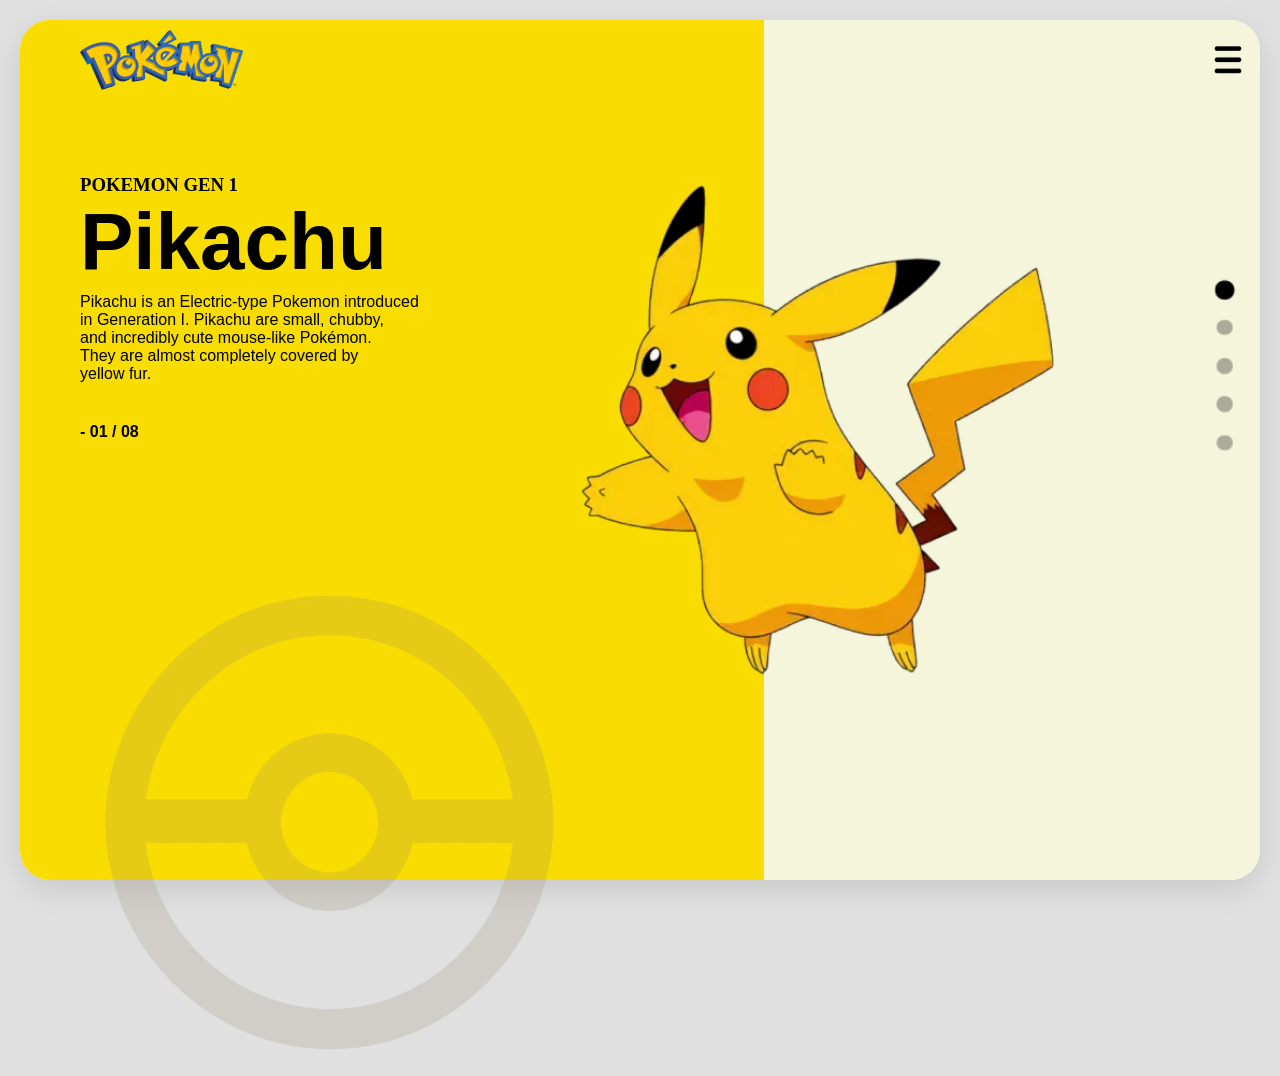
<file: assignment1/index.html>
<!doctype html>
<html lang="en">
  <head>
    <meta charset="UTF-8" />
    <meta name="viewport" content="width=device-width, initial-scale=1.0" />
    <title>pokemon Assignment1</title>
    <link rel="shortcut icon" href="./Pickachu.png" type="image/x-icon">
    <link rel="stylesheet" href="style.css" />
  </head>
  <body>
    <main>
      <div id="left">
        <img src="./pokemon_logo.png" alt="" />

        <h3>POKEMON GEN 1</h3>
        <h1>Pikachu</h1>
        <p>
          Pikachu is an Electric-type Pokemon introduced <br />
          in Generation I. Pikachu are small, chubby, <br />
          and incredibly cute mouse-like Pokémon. <br />
          They are almost completely covered by <br />
          yellow fur.
        </p>
        <img id="pokeball" src="./Pokeball.png" alt="" srcset="" />
        <h4>- 01 / 08</h4>
      </div>
      <div id="right">
        
        <img src="./hamburger_menu_icon.png" alt="" />
        <img id="dots" src="./dots.png" alt="">
    </div>
      <img id="ssj" src="./Pickachu.png" alt="" />
    </main>
  </body>
</html>
</file>
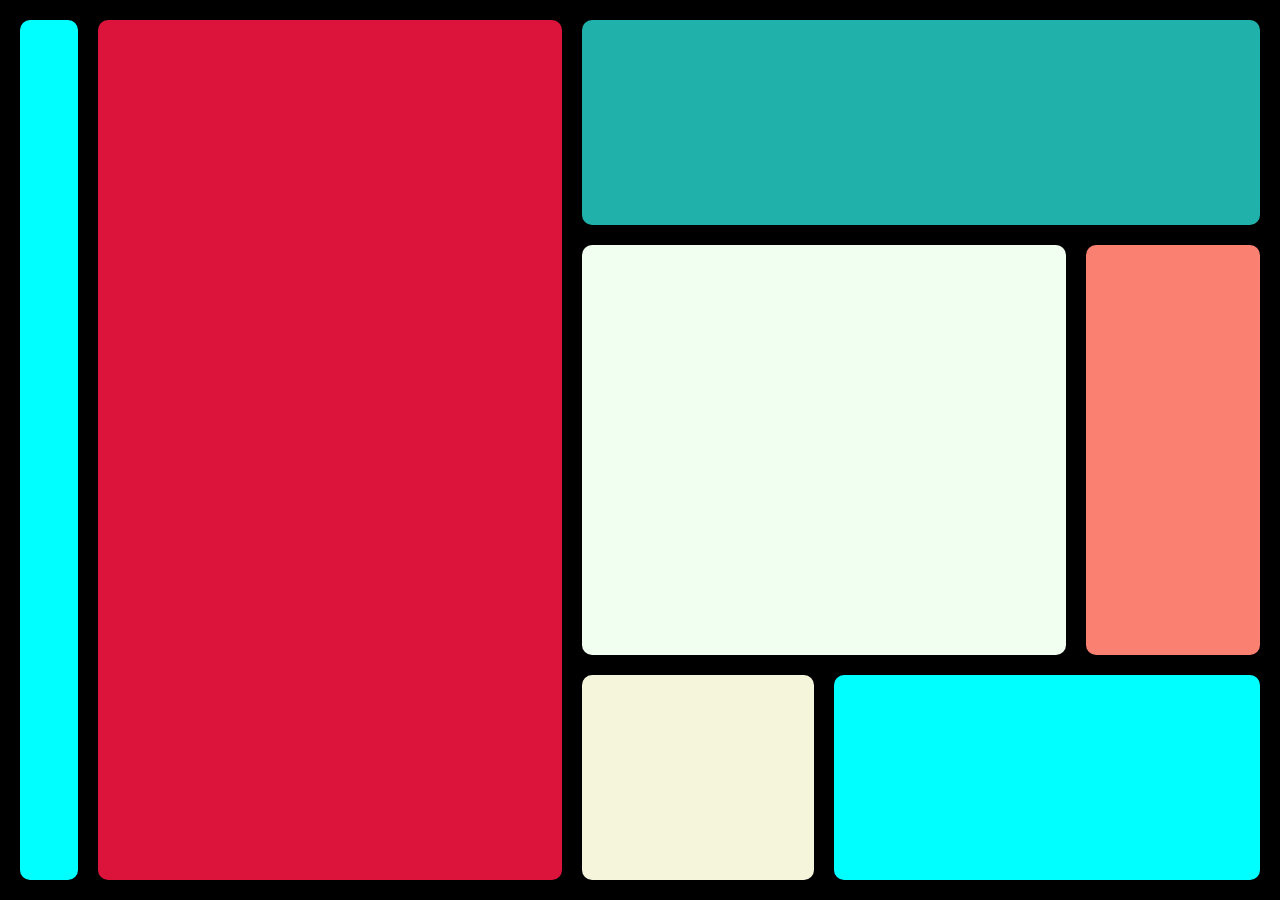
<file: assignment4/index.html>
<!DOCTYPE html>
<html lang="en">
<head>
    <meta charset="UTF-8">
    <meta name="viewport" content="width=device-width, initial-scale=1.0">
    <title>Assignment4</title>
    <link rel="stylesheet" href="style.css">
</head>
<body>
    <main>
        <nav></nav>
        <div id="hero"></div>
        <div id="right-top"></div>
        <div id="centers"></div>
        <div id="center-bottom"></div>
        <div id="right-center"></div>
        <div id="right-bottom"></div>
    </main>
    
</body>
</html>
</file>
<file: assignment1/style.css>
*{
    margin: 0;
    padding: 0;
    box-sizing: border-box;
}
html,body{
    height: 100%;
    width: 100%;
    background-color: #e0e0e0; 
    padding: 10px;
}

main{
    height: 100%;
    width: 100%;
    background-color: rgb(255, 255, 255);
    display: flex;
    border-radius: 30px;
    overflow: hidden;
    box-shadow: 0 10px 30px rgba(0,0,0,0.1);
}

#left{
    height: 100%;
    padding: 10px 60px;
    width: 60%;
    background: rgb(250, 221, 0);
}
#right{
    height: 100%;
    width: 40%;
    background: beige;
}
#left img{
    height: 60px;
    
}

#left h1{
    font-size: 80px;
    font-weight: 900;
    font-family:Verdana, Geneva, Tahoma, sans-serif;
}

#left h3{
    margin-top: 80px;
}
#left p {
    font-family: 'Segoe UI', Tahoma, Geneva, Verdana, sans-serif;
    font-weight: 200;
    margin-top: 5px;
}
#left h4{
    margin-top: 40px;
    font-family:Arial, Helvetica, sans-serif;
}
#right img{
    height: 50px;
    position: absolute;
    top: 4%;
    left: 94%;
}
#right img:hover{
    background: #f0c508;
    height: 50px;
    position: absolute;
    top: 4%;
    left: 94%;
}
#ssj {
    height: 500px;
    position: absolute;
    top: 20%;
    left: 45%;
}
#left #pokeball{
    height: 500px;
    position: absolute;
    top: 64%;
    overflow: hidden;
    opacity: 20%;
}
#right #dots{
    position: absolute;
    top: 30%;
    height: 200px;
}
</file>
<file: assignment4/style.css>
*{
    margin: 0;
    padding: 0;
    box-sizing: border-box;

}

html , body{
    height: 100%;
    width: 100%;
    background-color: #000;
} 
main{
    height: 100%;
    width: 100%;
    display: grid;
    grid-template-columns: 1fr 8fr 4fr 4fr 3fr ;
    grid-template-rows: 1fr 2fr 1fr;
    grid-template-areas: 
    " nav hero right-top right-top right-top "
    " nav hero centers centers right-center "
    " nav hero center-bottom right-bottom right-bottom "
    ;
    gap: 20px;
    padding: 20px;

}
nav{
    background-color: cyan;
    border-radius:10px;
    grid-area: nav;
}
#hero{
    grid-area: hero;
    background-color: crimson;
    border-radius:10px;
}
#right-top{
    grid-area: right-top;

    background-color: lightseagreen;
    border-radius:10px;
}
#centers{
    grid-area: centers;
    background-color: honeydew;
    border-radius:10px;
}
#center-bottom{
    grid-area: center-bottom;
    background-color: beige;
    border-radius:10px;
}
#right-center{
    grid-area: right-center;
    background-color: salmon;
    border-radius:10px;
}
#right-bottom{
    grid-area: right-bottom;
    background-color: aqua;
    border-radius:10px;
}
</file>
